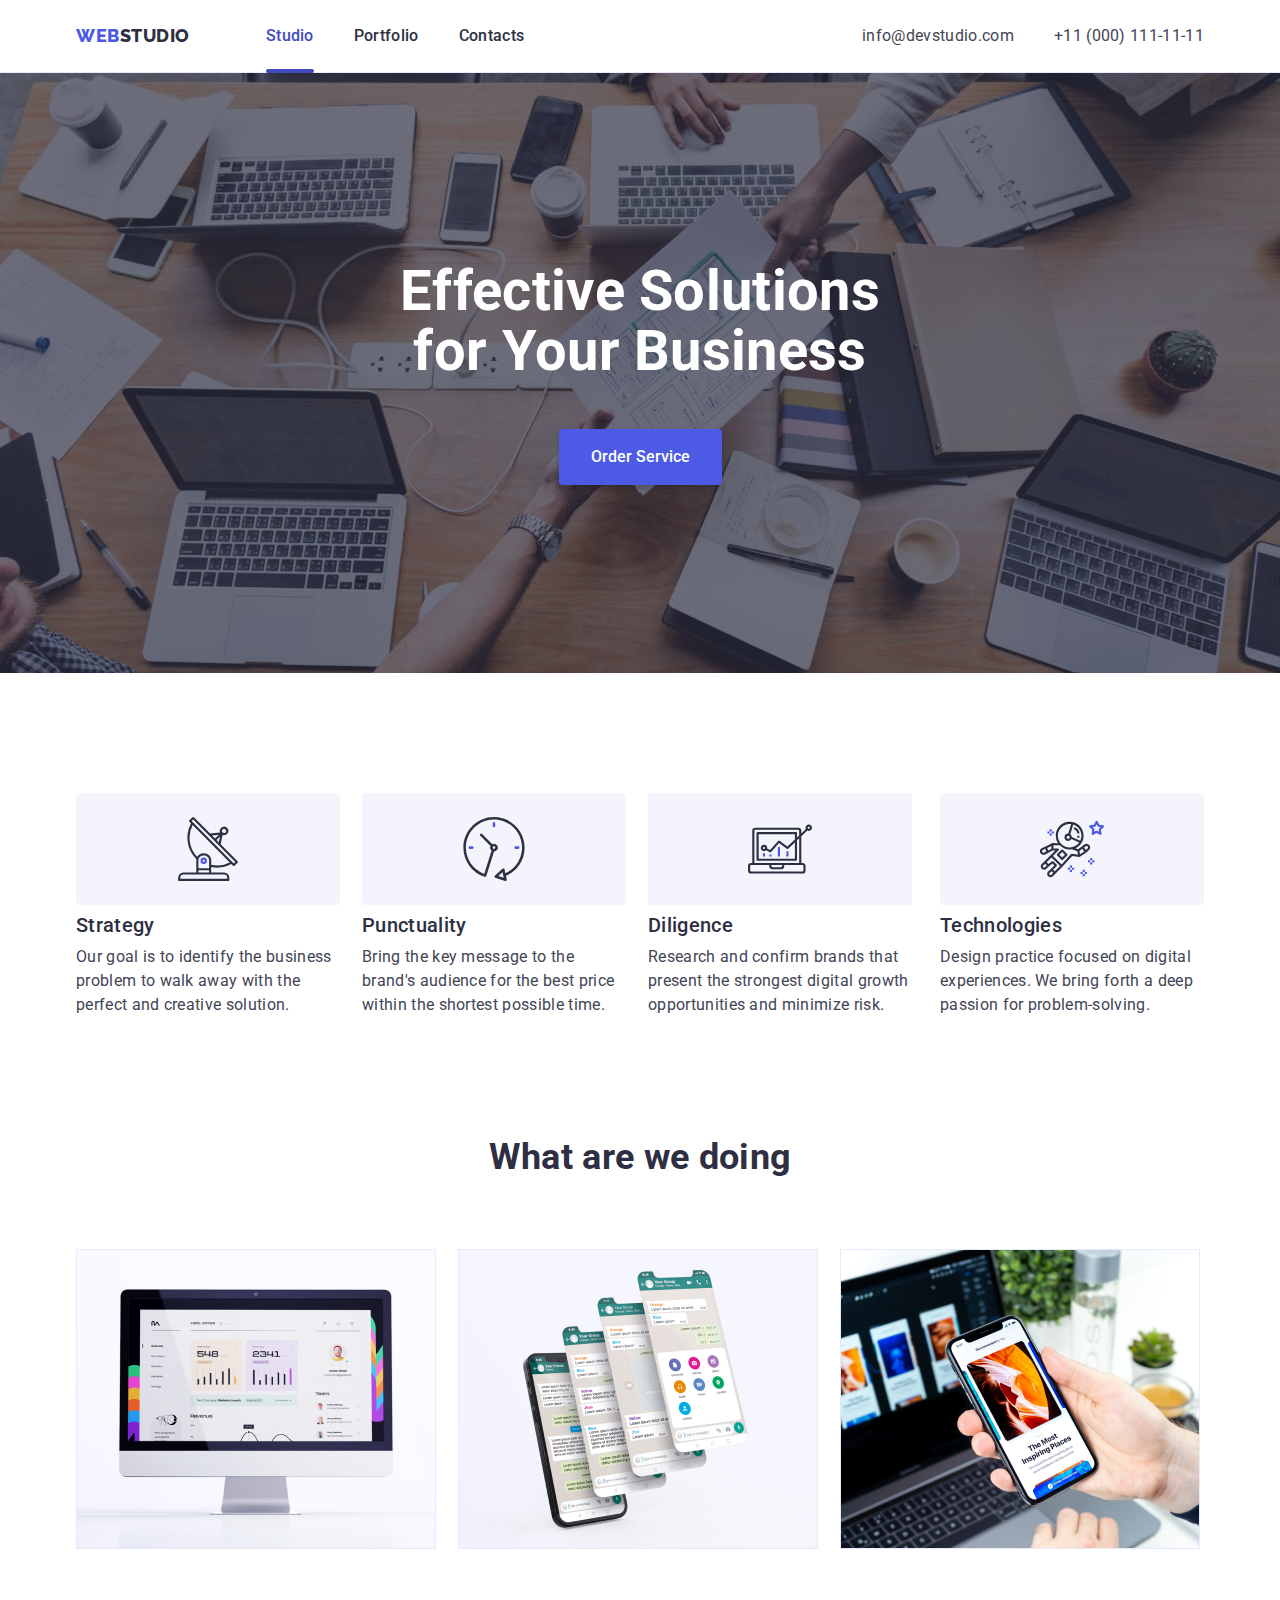
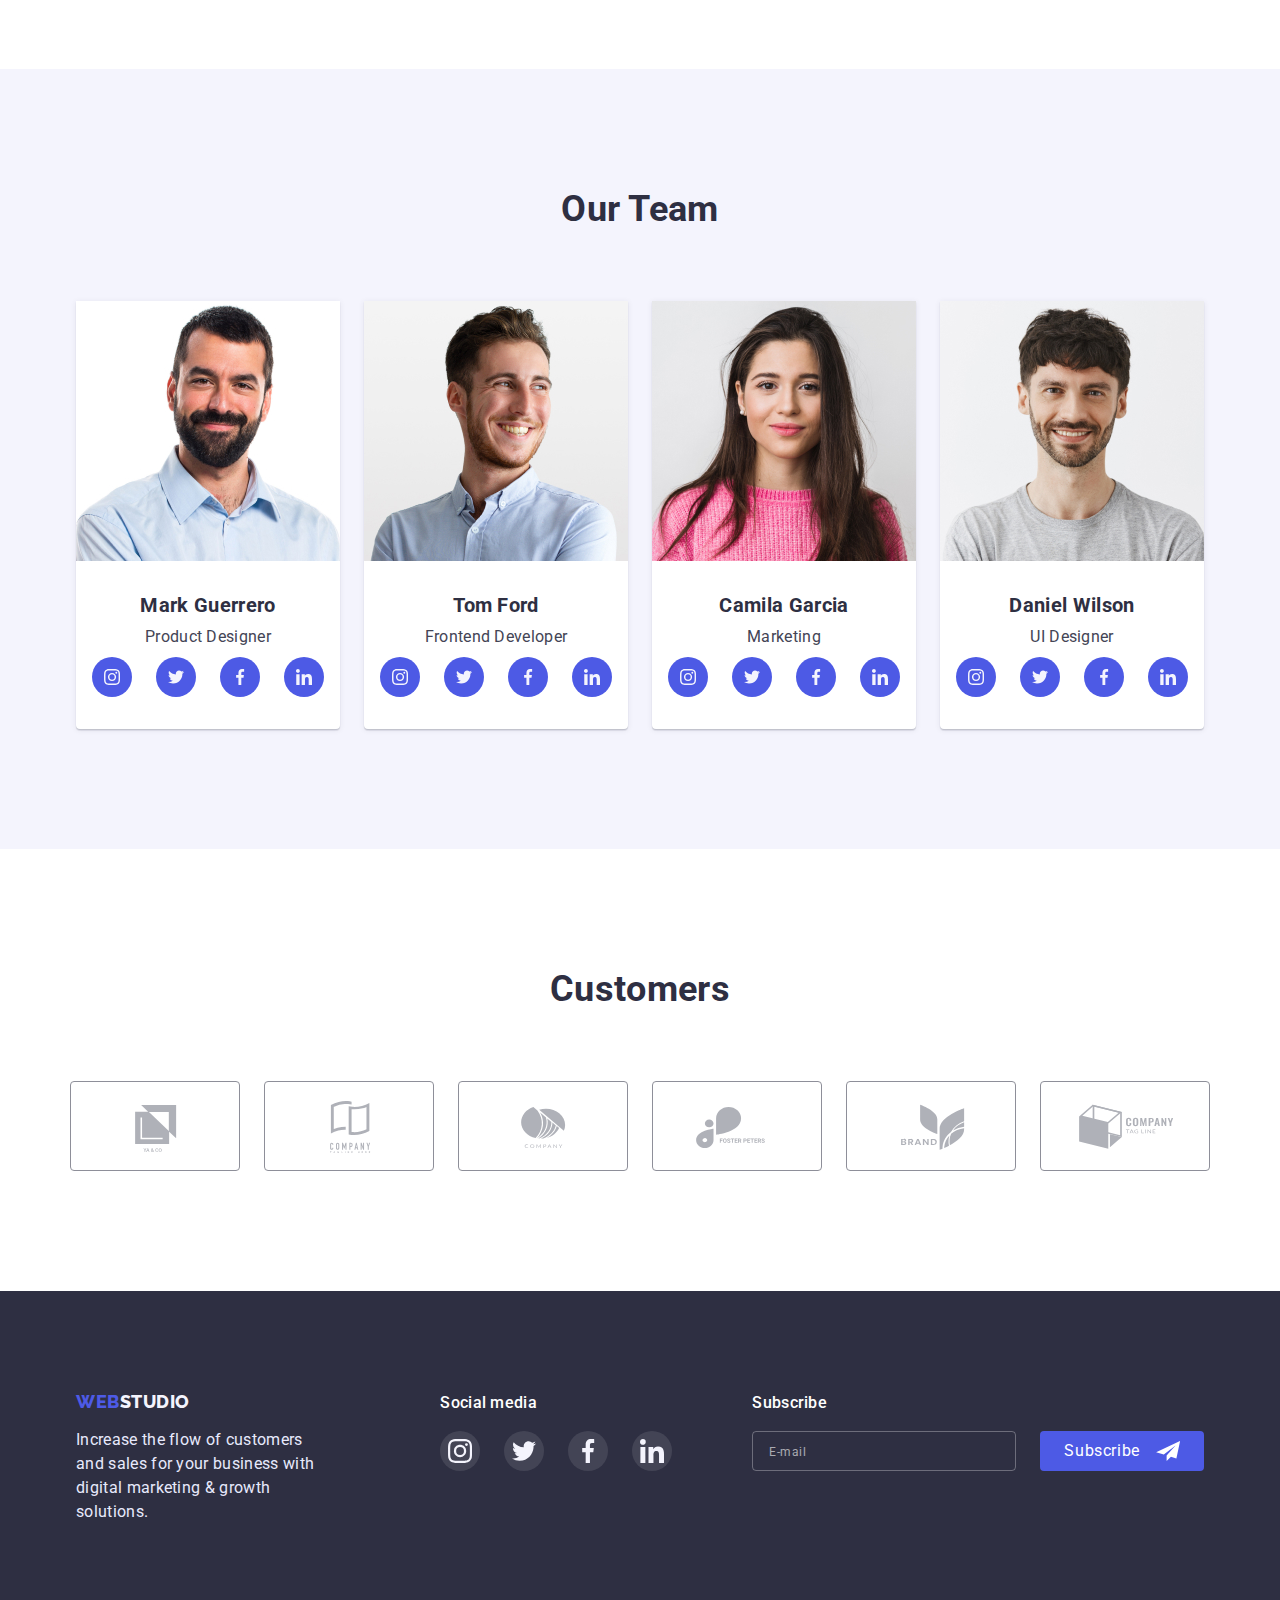
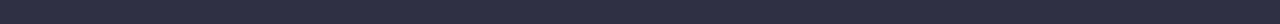
<file: index.html>
<!DOCTYPE html>
<html lang="en">
<head>
    <meta charset="UTF-8">
    <meta http-equiv="X-UA-Compatible" content="IE=edge">
    <meta name="viewport" content="width=device-width, initial-scale=1.0">
    <title>Webstudio</title>
    <!--Fonts-->
    <link rel="preconnect" href="https://fonts.googleapis.com">
    <link rel="preconnect" href="https://fonts.gstatic.com" crossorigin>
    <link href="https://fonts.googleapis.com/css2?family=Raleway:wght@800&family=Roboto:wght@400;500;700;900&display=swap"
        rel="stylesheet">
    <!--Styles-->
    <link rel="stylesheet" href="https://cdn.jsdelivr.net/npm/modern-normalize@1.1.0/modern-normalize.min.css">
    <link rel="stylesheet" href="./css/styels.css">
</head>
<body>
    <header class="header">
        <div class="container main-nav">
            <a class="nav-logo" href="./index.html"><span class="logo-link-part">Web</span>Studio</a>
            <nav class="nav">
                <ul class="site-nav">
                    <li class="item"><a class="nav-link current" href="./index.html">Studio</a></li>
                    <li class="item"><a class="nav-link" href="./portfolio.html">Portfolio</a></li>
                    <li class="item"><a class="nav-link" href="">Contacts</a></li>
                </ul> 
            </nav>
            <address class="address">
                <ul class="site-address">
                        <li class="item"><a class="address-link" href="mailto:info@devstudio.com">info@devstudio.com</a></li>
                        <li class="item"><a class="address-link"  href="tel:+110001111111">+11 (000) 111-11-11</a></li>
                </ul>  
            </address>        
        </div>
    </header>
    <main class="main-page">
        <section class="hero-section">
            <div class="container">
                <h1 class="hero-text">Effective Solutions
                for Your Business</h1>
                <button class="button-service" type="button" data-modal-open>Order Service</button>
            </div>
        </section>
        <section class="about-section">
            <div class="container">
                <h2 class="visually-hidden">What are we doing</h2>
                <ul class="about-items">
                    <li class="item">
                        <div class="about-icon-box">
                            <svg class="about-icon">
                                <use href="./images/icons.svg#icon-antenna"></use>
                            </svg>
                        </div>
                        <h3 class="about-section-title">Strategy</h3>
                        <p class="about-section-descr">Our goal is to identify the business
                        problem to walk away with the perfect and creative solution.</p>
                    </li>
                    <li class="item">
                        <div class="about-icon-box">
                            <svg class="about-icon">
                                <use href="./images/icons.svg#icon-clock"></use>
                            </svg>
                        </div>
                        <h3 class="about-section-title">Punctuality</h3>
                        <p class="about-section-descr">Bring the key message to the brand's audience for the best price within the shortest possible time.</p>
                    </li>
                    <li class="item">
                        <div class="about-icon-box">
                            <svg class="about-icon">
                                <use href="./images/icons.svg#icon-diagram"></use>
                            </svg>
                        </div>
                        <h3 class="about-section-title">Diligence</h3>
                        <p class="about-section-descr">Research and confirm brands that present the strongest digital growth opportunities and minimize risk.</p>
                    </li>
                    <li class="item">
                        <div class="about-icon-box">
                            <svg class="about-icon">
                                <use href="./images/icons.svg#icon-astronaut"></use>
                            </svg>
                        </div>
                        <h3 class="about-section-title">Technologies</h3>
                        <p class="about-section-descr">Design practice focused on digital experiences. We bring forth a deep passion for problem-solving.</p>
                    </li>
                </ul>
            </div>
        </section>
        <section class="section example-section">
            <div class="container">
                <h2 class="example-section-head">What are we doing</h2>
                <ul class="example-section-img">
                    <li><img src="./images/computer.jpg" alt="computer" width="360" ></li>
                    <li><img src="./images/phone.jpg" alt="phone messenger" width="360"></li>
                    <li><img src="./images/technologies.jpg" alt="computer and phone" width="360"></li>
                </ul>
            </div>
        </section>
        <section class="section team-section">
            <div class="container">
                <h2 class="team-section-head">Our Team</h2>
                <ul class="team-list">
                    <li class="team-list-item">
                        <img src="./images/markguerrero.jpg" alt="photo Mark Guerrero" width="264" class="team-section-img">
                        <div class="team-section-descrow">
                            <h3  class="team-section-title">Mark Guerrero</h3>
                            <p class="team-section-descr">Product Designer</p>
                            <ul class="social-list">
                                <li class="social-item">
                                    <a href="" class="social-link">
                                        <svg class="social-icon">
                                            <use href="./images/icons.svg#icon-instagram"></use>
                                        </svg>
                                    </a>
                                </li>
                                <li class="social-item">
                                    <a href="" class="social-link">
                                        <svg class="social-icon">
                                            <use href="./images/icons.svg#icon-twitter"></use>
                                        </svg>
                                    </a>
                                </li>
                                <li class="social-item">
                                    <a href="" class="social-link">
                                        <svg class="social-icon">
                                            <use href="./images/icons.svg#icon-facebook"></use>
                                        </svg>
                                    </a>
                                </li>
                                <li class="social-item">
                                    <a href="" class="social-link">
                                        <svg class="social-icon">
                                            <use href="./images/icons.svg#icon-linkedin"></use>
                                        </svg>
                                    </a>
                                </li>
                            </ul>
                        </div>
                    </li>
                    <li class="team-list-item">
                        <img src="./images/tomford.jpg" alt="photo Tom Ford" width="264" class="team-section-img">
                        <div class="team-section-descrow">
                            <h3  class="team-section-title">Tom Ford</h3>
                            <p class="team-section-descr">Frontend Developer</p>
                            <ul class="social-list">
                                <li class="social-item">
                                    <a href="" class="social-link">
                                        <svg class="social-icon">
                                            <use href="./images/icons.svg#icon-instagram"></use>
                                        </svg>
                                    </a>
                                </li>
                                <li class="social-item">
                                    <a href="" class="social-link">
                                        <svg class="social-icon">
                                            <use href="./images/icons.svg#icon-twitter"></use>
                                        </svg>
                                    </a>
                                </li>
                                <li class="social-item">
                                    <a href="" class="social-link">
                                        <svg class="social-icon">
                                            <use href="./images/icons.svg#icon-facebook"></use>
                                        </svg>
                                    </a>
                                </li>
                                <li class="social-item">
                                    <a href="" class="social-link">
                                        <svg class="social-icon">
                                            <use href="./images/icons.svg#icon-linkedin"></use>
                                        </svg>
                                    </a>
                                </li>
                            </ul>
                        </div>
                    </li>
                    <li class="team-list-item">
                        <img src="./images/camilagarcia.jpg" alt="photo Camila Garcia" width="264" class="team-section-img">
                        <div class="team-section-descrow">
                            <h3  class="team-section-title">Camila Garcia</h3>
                            <p class="team-section-descr">Marketing</p>
                            <ul class="social-list">
                                <li class="social-item">
                                    <a href="" class="social-link">
                                        <svg class="social-icon">
                                            <use href="./images/icons.svg#icon-instagram"></use>
                                        </svg>
                                    </a>
                                </li>
                                <li class="social-item">
                                    <a href="" class="social-link">
                                        <svg class="social-icon">
                                            <use href="./images/icons.svg#icon-twitter"></use>
                                        </svg>
                                    </a>
                                </li>
                                <li class="social-item">
                                    <a href="" class="social-link">
                                        <svg class="social-icon">
                                            <use href="./images/icons.svg#icon-facebook"></use>
                                        </svg>
                                    </a>
                                </li>
                                <li class="social-item">
                                    <a href="" class="social-link">
                                        <svg class="social-icon">
                                            <use href="./images/icons.svg#icon-linkedin"></use>
                                        </svg>
                                    </a>
                                </li>
                            </ul>
                        </div>
                    </li>
                    <li class="team-list-item">
                        <img src="./images/danielwilson.jpg" alt="photo Daniel Wilson" width="264" class="team-section-img">
                        <div class="team-section-descrow">
                            <h3  class="team-section-title">Daniel Wilson</h3>
                            <p class="team-section-descr">UI Designer</p>
                            <ul class="social-list">
                                <li class="social-item">
                                    <a href="" class="social-link">
                                        <svg class="social-icon">
                                            <use href="./images/icons.svg#icon-instagram"></use>
                                        </svg>
                                    </a>
                                </li>
                                <li class="social-item">
                                    <a href="" class="social-link">
                                        <svg class="social-icon">
                                            <use href="./images/icons.svg#icon-twitter"></use>
                                        </svg>
                                    </a>
                                </li>
                                <li class="social-item">
                                    <a href="" class="social-link">
                                        <svg class="social-icon">
                                            <use href="./images/icons.svg#icon-facebook"></use>
                                        </svg>
                                    </a>
                                </li>
                                <li class="social-item">
                                    <a href="" class="social-link">
                                        <svg class="social-icon">
                                            <use href="./images/icons.svg#icon-linkedin"></use>
                                        </svg>
                                    </a>
                                </li>
                            </ul>
                        </div>
                    </li>
                </ul>
            </div>
        </section>
        <section class="section customers-section">
            <div class="container">
                <h2 class="customers-section-head">Customers</h2>
                <ul class="customers-list">
                    <li class="customers-item">
                        <a href="" class="customers-link">
                            <svg class="customers-icon">
                                <use href="./images/icons.svg#icon-yaco"></use>
                            </svg>
                        </a>
                    </li>
                    <li class="customers-item">
                        <a href="" class="customers-link">
                            <svg class="customers-icon">
                                <use href="./images/icons.svg#icon-taglinehere"></use>
                            </svg>
                        </a>
                    </li>
                    <li class="customers-item">
                        <a href="" class="customers-link">
                            <svg class="customers-icon">
                                <use href="./images/icons.svg#icon-company"></use>
                            </svg>
                        </a>
                    </li>
                    <li class="customers-item">
                        <a href="" class="customers-link">
                            <svg class="customers-icon">
                                <use href="./images/icons.svg#icon-fosterpeters"></use>
                            </svg>
                        </a>
                    </li>
                    <li class="customers-item">
                        <a href="" class="customers-link">
                            <svg class="customers-icon">
                                <use href="./images/icons.svg#icon-brand"></use>
                            </svg>
                        </a>
                    </li>
                    <li class="customers-item">
                        <a href="" class="customers-link">
                            <svg class="customers-icon">
                                <use href="./images/icons.svg#icon-companytagline"></use>
                            </svg>
                        </a>
                    </li>
                </ul>
            </div>

        </section>
    </main>
    <footer class="footer">
        <div class="container footer-asides">
            <div class="footer-aside-logo">
                <a class="logo-footer" href="./index.html"><span class="logo-footer-part">Web</span>Studio</a>
                <p class="footer-descr">Increase the flow of customers and sales for your business with digital marketing & growth solutions.</p>
            </div>
            <div class="footer-aside-social">
                <h2 class="footer-social-head">Social media</h2>
                <ul class="footer-social-list">
                    <li class="footer-social-item">
                        <a href="" class="footer-social-link">
                            <svg class="footer-social-icon">
                                <use href="./images/icons.svg#icon-instagram"></use>
                            </svg>
                        </a>
                    </li>
                    <li class="footer-social-item">
                        <a href="" class="footer-social-link">
                            <svg class="footer-social-icon">
                                <use href="./images/icons.svg#icon-twitter"></use>
                            </svg>
                        </a>
                    </li>
                    <li class="footer-social-item">
                        <a href="" class="footer-social-link">
                            <svg class="footer-social-icon">
                                <use href="./images/icons.svg#icon-facebook"></use>
                            </svg>
                        </a>
                    </li>
                    <li class="footer-social-item">
                        <a href="" class="footer-social-link">
                            <svg class="footer-social-icon">
                                <use href="./images/icons.svg#icon-linkedin"></use>
                            </svg>
                        </a>
                    </li>
                </ul>
            </div>
            <div class="footer-aside-subscribe">
                <form class="footer-form-subscribe">
                    <label class="footer-label-email" for="user_email">Subscribe</label>
                    <span class="footer-input-btn">
                        <input class="footer-input-email" type="email" name="user-email" placeholder="E-mail" id="user_email"/>   
                        <button class="footer-btn-subscribe" type="submit">
                            Subscribe
                            <svg class="footer-subscribe-icon">
                                <use href="./images/icons.svg#icon-iconsend"></use>
                            </svg>
                        </button>
                    </span>
                </form>
            </div>
        </div>
    </footer>
    <!--*Modal*-->
    <div class="backdrop is-hidden" data-modal>
        <div class="modal">
            <button class="modal-close" type="button" data-modal-close>
                <svg class="modal-icon-close">
                    <use href="./images/icons.svg#icon-close"></use>
                </svg>
            </button>
            <h2 class="modal-title">Leave your contacts and we will call you back</h2>
            <form name="contact-form">
                <label class="modal-form-label">
                    <span class="modal-label-text name">Name</span>
                    <span class="modal-form-iconbox">
                        <input  
                            class="modal-form-input"
                            type="text"
                            name="user-name" 
                            pattern="[a-zA-Zа-яА-Я]+"
                            minlength="2"
                            required
                        >
                        <svg class="form-placeholder-icon" width="18" height="18">
                            <use href="./images/icons.svg#icon-person"></use>
                        </svg>
                    </span>
                </label>
                
                <label class="modal-form-label">
                    <span class="modal-label-text">Phone</span>
                    <span class="modal-form-iconbox">
                        <input 
                            class="modal-form-input"
                            type="tel"  
                            name="user-number-phone"
                            pattern="[0-9]{3}-[0-9]{3}-[0-9]{2}-[0-9]{2}"
                            title="xxx-xxx-xx-xx"
                            required
                        >
                        <svg class="form-placeholder-icon" width="18" height="24">
                            <use href="./images/icons.svg#icon-phone"></use>
                        </svg>
                    </span>
                </label>

                <label class="modal-form-label">
                    <span class="modal-label-text">Email</span>
                    <span class="modal-form-iconbox">
                        <input   
                            class="modal-form-input"
                            type="email" 
                            name="user-email" 
                            required
                        >
                        <svg class="form-placeholder-icon" width="18" height="24">
                            <use href="./images/icons.svg#icon-email"></use>
                        </svg>
                    </span>
                </label>

                <label class="modal-label-textarea" >
                    <span class="modal-label-text">Comment</span>
                    <textarea class="modal-form-input textarea" name="user-comment" placeholder="Text input"></textarea>
                </label>
                
                <label class="modal-label-checkbox">
                    <input
                        class="visually-hidden checkbox"
                        type="checkbox" 
                        name="user-policy" 
                        required
                    >
                    <span class="modal-fake-checkbox">
                        <svg class="modal-form-checkbox-icon">
                            <use href="./images/icons.svg#icon-checkbox"></use>
                        </svg>
                    </span>
                    <span class="modal-label-text check">
                        I accept the terms and conditions of the 
                        <a class="form-check-link" href="">Privacy Policy</a>
                    </span>
                </label>
                
                <div class="modal-btn-box"><button class="modal-form-submit" type="submit">Send</button></div>
                

                </form>
            </form>
        </div>
    </div>

    <script src="./js/modal.js"></script>
</body>
</html>
</file>
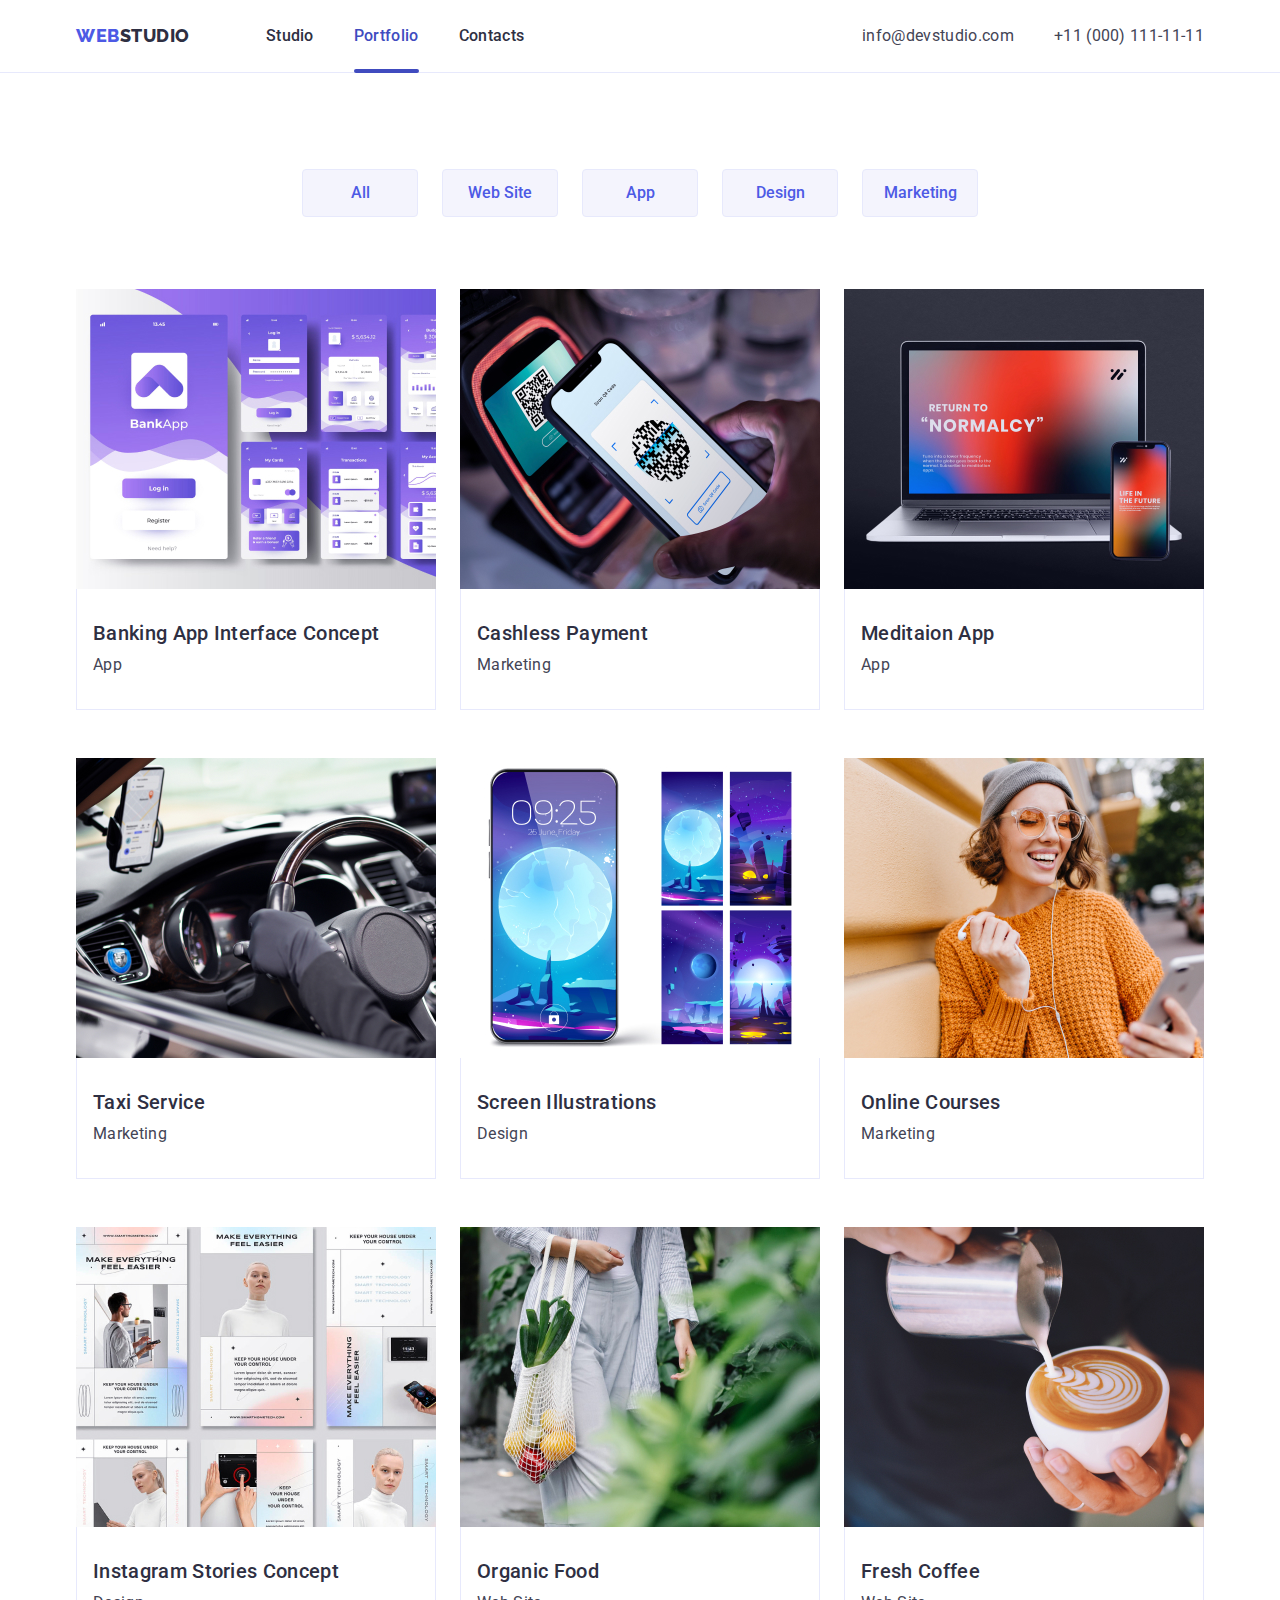
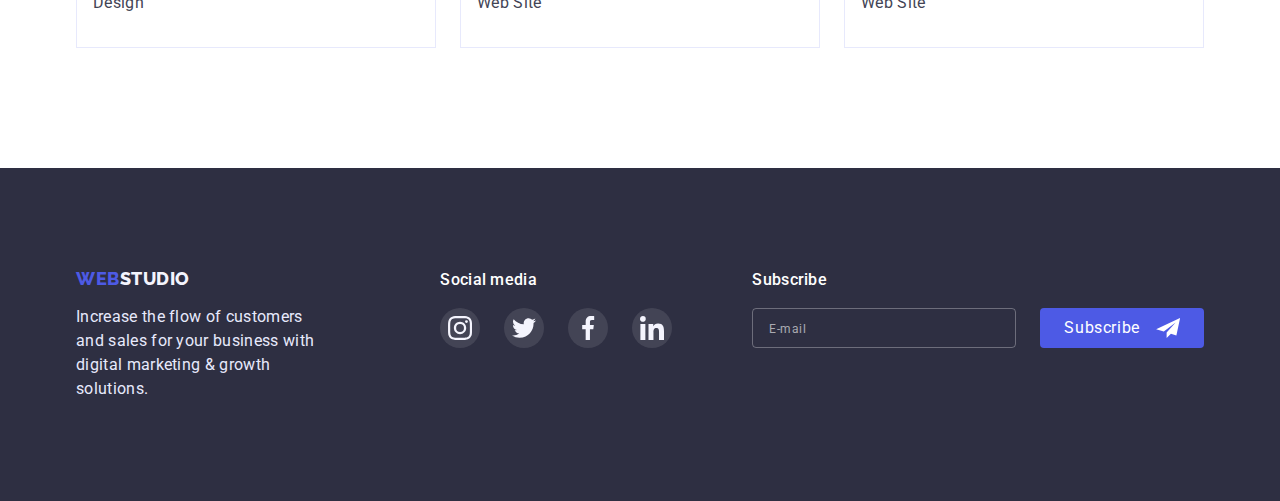
<file: portfolio.html>
<!DOCTYPE html>
<html lang="en">
<head>
    <meta charset="UTF-8">
    <meta http-equiv="X-UA-Compatible" content="IE=edge">
    <meta name="viewport" content="width=device-width, initial-scale=1.0">
    <title>Webstudio</title>
    <!--Fonts-->
    <link rel="preconnect" href="https://fonts.googleapis.com">
    <link rel="preconnect" href="https://fonts.gstatic.com" crossorigin>
    <link
        href="https://fonts.googleapis.com/css2?family=Raleway:wght@800&family=Roboto:wght@400;500;700;900&display=swap"
        rel="stylesheet">
    <!--Styles-->
    <link rel="stylesheet" href="
    https://cdn.jsdelivr.net/npm/modern-normalize@1.1.0/modern-normalize.min.css" >
    <link rel="stylesheet" href="./css/styels.css">
</head>
<body>
    <header class="header">
        <div class="container main-nav">
            <a class="nav-logo" href="./index.html"><span class="logo-link-part">Web</span>Studio</a>
            <nav class="nav">
                <ul class="site-nav">
                    <li class="item"><a class="nav-link" href="./index.html">Studio</a></li>
                    <li class="item"><a class="nav-link current" href="./portfolio.html">Portfolio</a></li>
                    <li class="item"><a class="nav-link" href="">Contacts</a></li>
                </ul>
            </nav>
            <address class="address">
                <ul class="site-address">
                    <li class="item"><a class="address-link" href="mailto:info@devstudio.com">info@devstudio.com</a></li>
                    <li class="item"><a class="address-link" href="tel:+110001111111">+11 (000) 111-11-11</a></li>
                </ul>
            </address>
        </div>
    </header>

    <main>
        <section class="portfolio-section">
            <div class="container">
                <h1 class="visually-hidden">Portfolio</h1>
                <ul class="filtr-items">
                    <li><button class="filtr-button" type="button">All</button></li>
                    <li><button class="filtr-button" type="button">Web Site</button></li>
                    <li><button class="filtr-button" type="button">App</button></li>
                    <li><button class="filtr-button" type="button">Design</button></li>
                    <li><button class="filtr-button" type="button">Marketing</button></li>
                </ul>
            
                <ul class="portfolio-items">
                    <li class="item">
                        <a href="" class="portfolio-content">
                            <div class="portfolio-projectcard">
                                <img src="./images/bankingapp.jpg" alt="Windows on the phone" width="360" height="300" class="portfolio-img">
                                <div class="portfolio-img-descr">
                                    <p class="portfolio-projectcard-text">14 Stylish and User-Friendly App Design Concepts · Task Manager App · Calorie Tracker App · Exotic Fruit Ecommerce App · Cloud Storage App</p>
                                </div>
                            </div>
                            <div class="portfolio-features">
                                <h2 class="portfolio-title">Banking App Interface Concept</h2>
                                <p  class="portfolio-descrfiltr">App</p>
                            </div>
                        </a>
                    </li>
                    <li class="item">
                        <a href="" class="portfolio-content">
                            <div class="portfolio-projectcard">
                                <img src="./images/cashlesspayment.jpg" alt="Phone payment" width="360" height="300" class="portfolio-img">
                                <div class="portfolio-img-descr">
                                    <p class="portfolio-projectcard-text">14 Stylish and User-Friendly App Design Concepts · Task Manager App · Calorie Tracker App · Exotic Fruit Ecommerce App · Cloud Storage App</p>
                                </div>
                            </div>
                            <div class="portfolio-features">
                                <h2 class="portfolio-title">Cashless Payment</h2>
                                <p  class="portfolio-descrfiltr">Marketing</p>
                            </div>
                        </a>
                    </li>
                    <li class="item">
                        <a href="" class="portfolio-content">
                            <div class="portfolio-projectcard">
                                <img src="./images/meditaionapp.jpg" alt="Laptop and phone" width="360" height="300" class="portfolio-img">
                                <div class="portfolio-img-descr">
                                    <p class="portfolio-projectcard-text">14 Stylish and User-Friendly App Design Concepts · Task Manager App · Calorie Tracker App · Exotic Fruit Ecommerce App · Cloud Storage App</p>
                                </div>
                            </div>
                            <div class="portfolio-features">
                                <h2 class="portfolio-title">Meditaion App</h2>
                                <p  class="portfolio-descrfiltr">App</p>
                            </div>
                        </a>
                    </li>
                    <li class="item">
                        <a href="" class="portfolio-content">
                            <div class="portfolio-projectcard">
                                <img src="./images/taxiservice.jpg" alt="Car" width="360" height="300" class="portfolio-img">
                                <div class="portfolio-img-descr">
                                    <p class="portfolio-projectcard-text">14 Stylish and User-Friendly App Design Concepts · Task Manager App · Calorie Tracker App · Exotic Fruit Ecommerce App · Cloud Storage App</p>
                                </div>
                            </div>
                            <div class="portfolio-features">
                                <h2 class="portfolio-title">Taxi Service</h2>
                                <p  class="portfolio-descrfiltr">Marketing</p>
                            </div>
                        </a>
                    </li>
                    <li class="item">
                        <a href="" class="portfolio-content">
                            <div class="portfolio-projectcard">
                                <img src="./images/screenillustrations.jpg" alt="Screen Illustrations" width="360" height="300" class="portfolio-img">
                                <div class="portfolio-img-descr">
                                    <p class="portfolio-projectcard-text">14 Stylish and User-Friendly App Design Concepts · Task Manager App · Calorie Tracker App · Exotic Fruit Ecommerce App · Cloud Storage App</p>
                                </div>
                            </div>
                            <div class="portfolio-features">
                                <h2 class="portfolio-title">Screen Illustrations</h2>
                                <p  class="portfolio-descrfiltr">Design</p>
                            </div>
                        </a>
                    </li>
                    <li class="item">
                        <a href="" class="portfolio-content">
                            <div class="portfolio-projectcard">
                                <img src="./images/onlinecourses.jpg" alt="Woman with phone" width="360" height="300" class="portfolio-img">
                                <div class="portfolio-img-descr">
                                    <p class="portfolio-projectcard-text">14 Stylish and User-Friendly App Design Concepts · Task Manager App · Calorie Tracker App · Exotic Fruit Ecommerce App · Cloud Storage App</p>
                                </div>
                            </div>
                            <div class="portfolio-features">
                                <h2 class="portfolio-title">Online Courses</h2>
                                <p  class="portfolio-descrfiltr">Marketing</p>
                            </div>
                        </a>
                    </li>
                    <li class="item">
                        <a href="" class="portfolio-content">
                            <div class="portfolio-projectcard">
                                <img src="./images/instagramstories.jpg" alt="Instagram Stories Concept" width="360" height="300" class="portfolio-img">
                                <div class="portfolio-img-descr">
                                    <p class="portfolio-projectcard-text">14 Stylish and User-Friendly App Design Concepts · Task Manager App · Calorie Tracker App · Exotic Fruit Ecommerce App · Cloud Storage App</p>
                                </div>
                            </div>
                            <div class="portfolio-features">
                                <h2 class="portfolio-title">Instagram Stories Concept</h2>
                                <p  class="portfolio-descrfiltr">Design</p>
                            </div>
                        </a>
                    </li>
                    <li class="item">
                        <a href="" class="portfolio-content">
                            <div class="portfolio-projectcard">
                                <img src="./images/organicfood.jpg" alt="A man with fruit" width="360" height="300" class="portfolio-img">
                                <div class="portfolio-img-descr">
                                    <p class="portfolio-projectcard-text">14 Stylish and User-Friendly App Design Concepts · Task Manager App · Calorie Tracker App · Exotic Fruit Ecommerce App · Cloud Storage App</p>
                                </div>
                            </div>
                            <div class="portfolio-features">
                                <h2 class="portfolio-title">Organic Food</h2>
                                <p  class="portfolio-descrfiltr">Web Site</p>
                            </div>
                        </a>
                    </li>
                    <li class="item">
                        <a href="" class="portfolio-content">
                            <div class="portfolio-projectcard">
                                <img src="./images/freshcoffee.jpg" alt="Coffee" width="360" height="300" class="portfolio-img">
                                <div class="portfolio-img-descr">
                                    <p class="portfolio-projectcard-text">14 Stylish and User-Friendly App Design Concepts · Task Manager App · Calorie Tracker App · Exotic Fruit Ecommerce App · Cloud Storage App</p>
                                </div>
                            </div>
                            <div class="portfolio-features">
                                <h2 class="portfolio-title">Fresh Coffee</h2>
                                <p  class="portfolio-descrfiltr">Web Site</p>
                            </div>
                        </a>
                    </li>
                </ul>
            </div>
        </section>
    </main>
    <footer class="footer">
        <div class="container footer-asides">
            <div class="footer-aside-logo">
                <a class="logo-footer" href="./index.html"><span class="logo-footer-part">Web</span>Studio</a>
                <p class="footer-descr">Increase the flow of customers and sales for your business with digital marketing &
                    growth solutions.</p>
            </div>
            <div class="footer-aside-social">
                <h2 class="footer-social-head">Social media</h2>
                <ul class="footer-social-list">
                    <li class="footer-social-item">
                        <a href="" class="footer-social-link">
                            <svg class="footer-social-icon">
                                <use href="./images/icons.svg#icon-instagram"></use>
                            </svg>
                        </a>
                    </li>
                    <li class="footer-social-item">
                        <a href="" class="footer-social-link">
                            <svg class="footer-social-icon">
                                <use href="./images/icons.svg#icon-twitter"></use>
                            </svg>
                        </a>
                    </li>
                    <li class="footer-social-item">
                        <a href="" class="footer-social-link">
                            <svg class="footer-social-icon">
                                <use href="./images/icons.svg#icon-facebook"></use>
                            </svg>
                        </a>
                    </li>
                    <li class="footer-social-item">
                        <a href="" class="footer-social-link">
                            <svg class="footer-social-icon">
                                <use href="./images/icons.svg#icon-linkedin"></use>
                            </svg>
                        </a>
                    </li>
                </ul>
            </div>
            <div class="footer-aside-subscribe">
                <form class="footer-form-subscribe">
                    <label class="footer-label-email" for="user_email">Subscribe</label>
                    <span class="footer-input-btn">
                        <input class="footer-input-email" type="email" name="user-email" placeholder="E-mail"
                            id="user_email" />
                        <button class="footer-btn-subscribe" type="submit">
                            Subscribe
                            <svg class="footer-subscribe-icon">
                                <use href="./images/icons.svg#icon-iconsend"></use>
                            </svg>
                        </button>
                    </span>
                </form>
            </div>
        </div>
    </footer>
</body>
</html>
</file>
<file: css/styels.css>
:root {
    --body-text: #434455;
    --basic-background: #FFFFFF;
    --background-color: #2E2F42;
    --secondary-color: #2E2F42;
    --white-text: #FFFFFF;
    --focus-color: #404BBF;
    --secondary-background: #F4F4FD;
    --accent: #E7E9FC;
    --primary-brand: #4D5AE5;
    --duration: 250ms;
    --timing-function: cubic-bezier(0.4, 0, 0.2, 1);
    --subtle-text: #8E8F99; 
}



/*Base*/

body {
    color: var(--body-text);
    font-family: 'Roboto', sans-serif;
    background-color: var(--basic-background);
    letter-spacing: 0.02em;
}

p, h1, h2, h3, h4, h5, h6 {
    margin-top: 0;
}

ul {
    margin-top: 0;
    margin-bottom: 0;
    padding-left: 0;
    list-style-type: none;
}

img {
    display: flex;
    max-width: 100%;
    height: auto;
}

.container {
    width: 100%;
    max-width: 1158px;
    margin: 0 auto;
    padding: 0 15px;
}

.section {
    padding-top: 120px;
    padding-bottom: 120px;
}

.visually-hidden {
    position: absolute;
    width: 1px;
    height: 1px;
    margin: -1px;
    border: 0;
    padding: 0;
    white-space: nowrap;
    clip-path: inset(100%);
    clip: rect(0 0 0 0);
    overflow: hidden;
}

/*Header*/

.header {
    border-bottom: 1px solid var(--accent);
}

.main-nav {
    display: flex;
    align-items: center;
    min-height: 72px;
}
 
.nav-logo {
    margin-right: 76px;
    padding-top: 20px;
    padding-bottom: 20px;
    font-family: 'Raleway';
    color: var(--secondary-color);
    font-weight: 800;
    font-size: 18px;
    line-height: 24px;
    text-transform: uppercase;
    text-decoration: none;
    letter-spacing: 0.03em;
}

.logo-link-part {
    color: var(--primary-brand);
}

.site-nav {
    display: flex;
}

.site-nav .item + .item {
    margin-left: 40px;
}

.nav-link {
    padding-top: 24px;
    padding-bottom: 28px;
    color: var(--secondary-color);
    font-weight: 500;
    font-size: 16px;
    line-height: 24px;
    text-decoration: none;
    position: relative;
    transition: color var(--duration) var(--timing-function);
}

.nav-link.current {
    color: var(--focus-color);
}

.nav-link.current::after {
    position: absolute;
    bottom: 0;
    left: 0;
    width: 100%;
    height: 4px;
    border-radius: 2px;
    background-color: var(--focus-color);
    content: "";
}

.nav-link:hover,.nav-link:focus {
    color: var(--focus-color);
}

.address {
    margin-left: auto;
}

.site-address {
    display: flex;
}

.site-address .item +.item {
    margin-left: 40px;
}

.address-link {
    padding-top: 24px;
    padding-bottom: 28px;
    color: var(--body-text);
    font-size: 16px;
    line-height: 24px;
    font-style: normal;
    text-decoration: none;
    transition: color var(--duration) var(--timing-function);
}

.address-link:hover,.address-link:focus {
    color: var(--focus-color);
}

/*Hero section*/

.hero-section {
    text-align: center;
    max-width: 1440px;
    margin-left: auto;
    margin-right: auto;
    padding-top: 188px;
    padding-bottom: 188px;
    background-color: var(--background-color);
    background-image: linear-gradient( to right, rgba(46, 47, 66, 0.7),rgba(46, 47, 66, 0.7)),
    url('../images/heroimage.jpg');
    background-repeat: no-repeat;
    background-position: center;
    background-size: cover;
}

.hero-text {
    margin-left: auto;
    margin-right: auto;
    margin-bottom: 48px;
    max-width: 496px;
    color: var(--white-text);
    font-weight: 700;
    font-size: 56px;
    line-height: 60px;
}

.button-service {
    color: var(--white-text);
    font-weight: 500;
    font-size: 16px;
    line-height: 24px;
    background-color: var(--primary-brand);
    padding: 16px 32px;
    box-shadow: 0px 4px 4px rgba(0, 0, 0, 0.15);
    border-radius: 4px;
    border: 0;
    cursor: pointer;
    transition: background-color var(--duration) var(--timing-function);
}

.button-service:hover,.button-service:focus {
    background-color: var(--focus-color);
}

/*About section*/

.about-section {
    padding-top: 120px;
}

.about-icon-box {
    display: flex;
    align-items: center;
    justify-content: center;
    margin-bottom: 8px;
    width: 264px;
    height: 112px;
    background-color: var(--secondary-background);
    border-radius: 4px;
}

.about-icon {
    height: 64px;
    width: 64px;
}

.about-items {
    display: flex;
    gap: 22px;
}

.about-section-title {
    margin-bottom: 8px;
    color: var(--secondary-color);
    font-weight: 500;
    font-size: 20px;
    line-height: 24px;
}

.about-section-descr {
    margin-bottom: 0;
    font-size: 16px;
    line-height: 24px;
}

/*Example section*/

.example-section-head {
    margin-bottom: 72px;
    text-align: center;
    color: var(--secondary-color);
    font-size: 36px;
    line-height: 40px;
}

.example-section-img {
    display: flex;
    gap: 22px;
}

/*Team section*/

.team-section {
    background-color: var(--secondary-background);
}

.team-section-head {
    text-align: center;
    margin-bottom: 72px;
    color: var(--secondary-color);
    font-size: 36px;
    line-height: 40px;
}

.team-list {
    display: flex;
    gap: 24px;
    text-align: center;
}

.team-list-item {
    background: var(--basic-background);
    box-shadow: 0px 1px 6px rgba(46, 47, 66, 0.08), 0px 1px 1px rgba(46, 47, 66, 0.16), 0px 2px 1px rgba(46, 47, 66, 0.08);
    border-radius: 0px 0px 4px 4px;
}

.team-section-title {
    margin-bottom: 8px;
    color: var(--secondary-color);
    font-size: 20px;
    line-height: 24px;
}

.team-section-descrow {
    padding-top: 32px;
    padding-bottom: 32px;
}

.team-section-descr {
    margin-bottom: 8px;
    font-size: 16px;
    line-height: 24px;
}
 
/*Social team*/

.social-list {
    display: flex;
    justify-content: center;
    gap: 24px;
}

.social-link {
    display: flex;
    align-items: center;
    justify-content: center;
    width: 100%;
    height: 100%;
    background-color: var(--primary-brand);
    border-radius: 50%;   
    fill: var(--secondary-background);
    transition: background-color var(--duration) var(--timing-function);
}

.social-link:hover,.social-link:focus {
    background-color: var(--focus-color);
}

.social-item {
    width: 40px;
    height: 40px;
}

.social-icon {
    width: 16px;
    height: 16px;
}

/*Customers section*/

.customers-section-head {
    text-align: center;
    margin-bottom: 72px;
    color: var(--secondary-color);
    font-size: 36px;
    line-height: 40px;
}
.customers-list {
    display: flex;
    justify-content: center;
    gap: 24px;
}

.customers-link {
    display: flex;
    align-items: center;
    justify-content: center;
    width: 100%;
    height: 100%;
    border: 1px solid #8E8F99;
    border-radius: 4px;
    fill: #AFB1B8;
    transition: fill var(--duration) var(--timing-function), border var(--duration) var(--timing-function);
}

.customers-link:hover,.customers-link:focus {
    fill: var(--focus-color);
    border: 1px solid var(--focus-color);
}

.customers-icon {
    width: 168px;
    height: 88px;
}

/*Footer*/

.footer {
    background-color: var(--background-color);
}

.footer {
    padding-top: 100px;
    padding-bottom: 100px;
}

.footer-asides {
    display: flex;
}

.footer-aside-logo {
    margin-right: 120px;
}

.logo-footer {
    color: var(--secondary-background);
    font-family: 'Raleway';
    font-weight: 800;
    font-size: 18px;
    line-height: 21px;
    text-transform: uppercase;
    text-decoration: none;
    letter-spacing: 0.03em;
}

.logo-footer-part {
    color: var(--primary-brand);
}

.footer-descr {
    margin-top: 16px;
    margin-bottom: 0;
    max-width: 264px;
    color: var(--accent);
    font-size: 16px;
    line-height: 24px;
}

.footer-social-head {
    margin-bottom: 16px;
    font-weight: 500;
    font-size: 16px;
    line-height: 24px;
    color: var(--white-text);
}

/*Footer social team*/

.footer-social-list {
    display: flex;
    justify-content: center;
    gap: 24px;
}

.footer-social-link {
    display: flex;
    align-items: center;
    justify-content: center;
    width: 100%;
    height: 100%;
    background-color: rgba(255, 255, 255, 0.1);
    border-radius: 50%;
    fill: var(--secondary-background);
    transition: background-color var(--duration) var(--timing-function);
}

.footer-social-link:hover,.footer-social-link:focus {
    background-color: #31D0AA;;
}

.footer-social-item {
    width: 40px;
    height: 40px;
}

.footer-social-icon {
    width: 24px;
    height: 24px;
}

.footer-aside-social {
    margin-right: 80px;
}

/*Footer subscribe*/

.footer-label-email {
    display: block;
    margin-bottom: 16px;
    font-weight: 500;
    font-size: 16px;
    line-height: 24px;
    color: var(--white-text);
}

.footer-input-btn {
    display: flex;
}

.footer-input-email {
    padding: 8px 8px 8px 16px;
    width: 264px; 
    margin-right: 24px;
    border: 1px solid rgba(255, 255, 255, 0.3);
    border-radius: 4px;
    color: var(--white-text);
    background-color: transparent;
    transition: border-color var(--duration) var(--timing-function);
}

.footer-input-email:focus {
    outline: none;
    border-color: var(--white-text);    
}

.footer-input-email::placeholder {
    font-size: 12px;
    line-height: 24px;
    letter-spacing: 0.04em;        
    color: rgba(255, 255, 255, 0.6);
}

.footer-btn-subscribe {
    position: relative;
    padding: 8px 64px 8px 24px;
    font-size: 16px;
    line-height: 24px;
    letter-spacing: 0.04em;
    color: var(--white-text);
    background-color: var(--primary-brand);
    border-radius: 4px;
    border: 0;
    cursor: pointer;
    transition: background-color var(--duration) var(--timing-function);
}

.footer-btn-subscribe:hover,.footer-btn-subscribe:focus{
    background-color: var(--focus-color);
}

.footer-subscribe-icon {
    position: absolute;
    top: 50%;
    transform: translate(0, -50%);
    right: 24px;
    width: 24px;
    height: 20px;
    fill: var(--white-text);
}

/*Portfolio section*/

.portfolio-section {
    padding-top: 96px;
    padding-bottom: 120px;
}

.filtr-items {
    margin-bottom: 72px;
    justify-content: center;
    display: flex;
    gap: 24px;
}

.filtr-button {
    color: var(--primary-brand);
    font-weight: 500;
    font-size: 16px;
    line-height: 24px;
    width: 116px;
    height: 48px;
    background-color: var(--secondary-background);
    border: 1px solid var(--accent);
    border-radius: 4px;
    cursor: pointer;
    transition: color var(--duration) var(--timing-function), background-color var(--duration) var(--timing-function), box-shadow var(--duration) var(--timing-function);
}

.filtr-button:hover,.filtr-button:focus {
    color: var(--white-text);
    background-color: var(--focus-color);
    box-shadow: 0px 3px 1px rgba(0, 0, 0, 0.1), 0px 2px 1px rgba(0, 0, 0, 0.08), 0px 2px 2px rgba(0, 0, 0, 0.12);
}

.portfolio-content {
    text-decoration: none;
    display: block;
    cursor: pointer;
    transition: box-shadow var(--duration) var(--timing-function);
}

.portfolio-content:hover,.portfolio-content:focus {
    box-shadow: 0px 1px 6px rgba(46, 47, 66, 0.08), 0px 1px 1px rgba(46, 47, 66, 0.16), 0px 2px 1px rgba(46, 47, 66, 0.08);
}

.portfolio-projectcard {
    position: relative;
    overflow: hidden;
}

.portfolio-img-descr {
    position: absolute;
    top: 0;
    left: 0;
    width: 100%;
    height: 100%;
    padding-top: 40px;
    padding-bottom: 40px;
    padding-left: 32px;
    padding-right: 32px;   
    background-color: var(--focus-color);
    transform: translateY(100%);
    transition: transform var(--duration) var(--timing-function);
}

.portfolio-content:focus .portfolio-img-descr,.portfolio-content:hover .portfolio-img-descr {
    transform: translateY(0);
}

.portfolio-projectcard-text {
    margin-bottom: 0;
    font-size: 16px;
    line-height: 24px;
    color: var(--secondary-background);
}

.portfolio-items {
    display: flex;
    flex-wrap: wrap;
    row-gap: 48px;
    column-gap: 24px;
}

.portfolio-features {
    background-color: var(--basic-background);
    border-bottom: 1px solid var(--accent);
    border-left: 1px solid var(--accent);
    border-right: 1px solid var(--accent);
    padding-left: 16px;
    padding-top: 32px;
    padding-bottom: 32px;
}

.portfolio-title {
    margin-bottom: 8px;
    color: var(--brand-color);
    font-weight: 500;
    font-size: 20px;
    line-height: 24px;
    color: var(--secondary-color);
}

.portfolio-descrfiltr {
    margin-bottom: 0px;
    font-size: 16px;
    line-height: 24px;
    color: var(--body-text);
}

/*Modal*/

.backdrop {
    position: fixed;
    top: 0;
    left: 0;
    width: 100%;
    height: 100%;
    padding: 10px;
    background-color: rgba(46, 47, 66, 0.4);
    display: flex;
    align-items: center;
    justify-content: center;
    transition: opacity var(--duration) var(--timing-function), visibility var(--duration) var(--timing-function);
}

.backdrop.is-hidden {
    opacity: 0;
    visibility: hidden;
    pointer-events: none;
}

.modal {
    padding: 72px 24px 24px 24px;
    position: relative;
    max-width: 408px;
    max-height: 576px;
    width: 100%;
    height: 100%;
    background: #FCFCFC;
    box-shadow: 0px 1px 1px rgba(0, 0, 0, 0.14), 0px 1px 3px rgba(0, 0, 0, 0.12), 0px 2px 1px rgba(0, 0, 0, 0.2);
    border-radius: 4px;
    transition: transform var(--duration) var(--timing-function);
    transform: scale(1);
}

.backdrop.is-hidden .modal {
    transform: scale(0);
}

.modal-close {
    position: absolute;
    top: 24px;
    right: 24px;
    width: 24px;
    height: 24px;
    border-radius: 50%;
    background-color: var(--accent);
    border: 1px solid rgba(0, 0, 0, 0.1);
    cursor: pointer;
    transition: background-color var(--duration) var(--timing-function);
}

.modal-close:hover {
    background-color: var(--focus-color);
    border: 0;
}

.modal-icon-close {
    width: 100%;
    height: 100%;
    fill: #000000;
    transition: fill var(--duration) var(--timing-function);
}

.modal-close:hover .modal-icon-close {
    fill: var(--white-text);
}

.modal-title {
    margin-bottom: 16px;
    text-align: center;
    font-weight: 500;
    font-size: 16px;
    line-height: 24px;
    color: var(--secondary-color);
}

.modal-label-text {
    display: block;
    margin-bottom: 4px;
    font-size: 12px;
    line-height: 14px;
    color: var(--subtle-text);
}

.modal-label-text.name {
    letter-spacing: 0.04em;
}

.modal-form-label {
    display: block;
    margin-bottom: 8px;
}

.modal-form-iconbox {
    position: relative;
}

.modal-form-input {
    height: 40px;
    padding-left: 38px;
    width: 100%;
    border: 1px solid rgba(33, 33, 33, 0.2);
    border-radius: 4px;
    background-color: transparent;
    transition: border-color var(--duration) var(--timing-function);
}

.modal-form-input:focus {
    outline: none;
    border-color: var(--primary-brand);
}

.form-placeholder-icon {
    position: absolute;
    top: 50%;
    left: 16px;
    transform: translate(0, -50%);
    fill: var(--secondary-color);
    transition: fill var(--duration) var(--timing-function);
}

.modal-form-input:focus+.form-placeholder-icon {
    fill: var(--primary-brand);
}

.modal-label-textarea {
    display: block;
    margin-bottom: 16px;
}

.modal-form-input.textarea {
    padding: 8px 16px;
    height: 120px;
    width: 100%;
    font-size: 12px;
    line-height: 14px;
    resize: none;
    background-color: transparent;
}

.modal-form-input.textarea::placeholder {
    font-size: 12px;
    line-height: 14px;
    letter-spacing: 0.04em;
    color:rgba(117, 117, 117, 0.5);
}

.modal-label-checkbox {
    margin-bottom: 24px;
    display: flex;
    align-items: center;
}

.modal-fake-checkbox {
    margin-right: 8px;
    display: inline-block;
    width: 16px;
    height: 16px;
    background-color: transparent;
    border: 1.25px solid var(--secondary-color);
    border-radius: 2px;
    transition: background-color var(--duration) var(--timing-function), border-color var(--duration) var(--timing-function);
}

.checkbox:checked+.modal-fake-checkbox {
    background-color: var(--focus-color);
    border-color: var(--focus-color);  
}

.modal-form-checkbox-icon {
    width: 100%;
    height: 100%;
    fill: #FCFCFC;
}

.modal-label-text.check {
    margin-bottom: 0;
    letter-spacing: 0.04em;
} 

.form-check-link {
    color: var(--primary-brand);
}

.modal-btn-box {
    display: flex;
    justify-content: center;
}

.modal-form-submit {
    width: 169px;
    padding: 16px 32px;
    font-weight: 500;
    font-size: 16px;
    line-height: 24px;
    letter-spacing: 0.04em;
    color: var(--white-text);
    background-color: var(--primary-brand);
    box-shadow: 0px 4px 4px rgba(0, 0, 0, 0.15);
    border-radius: 4px;
    border: 0;
    cursor: pointer;
    transition: background-color var(--duration) var(--timing-function);
}
    
.modal-form-submit:hover,.modal-form-submit:focus {
    background-color: var(--focus-color);
}
</file>
